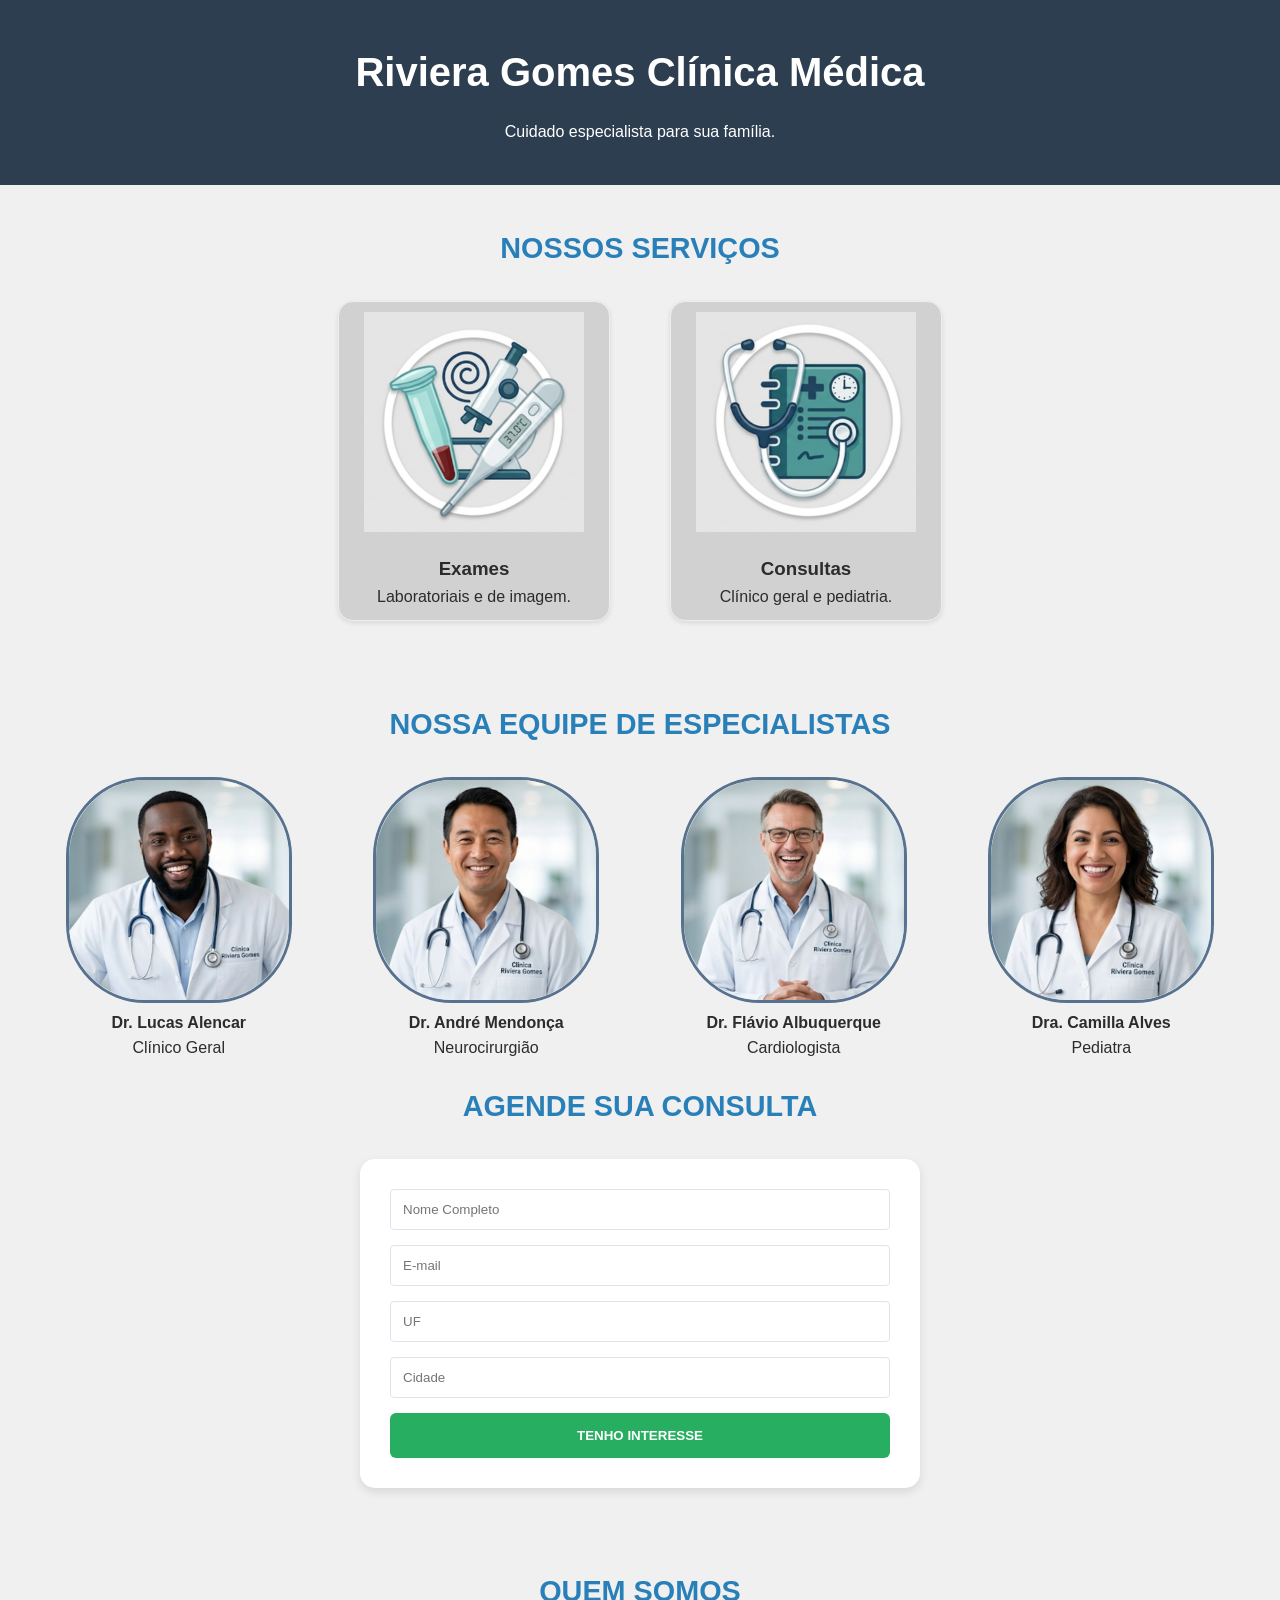
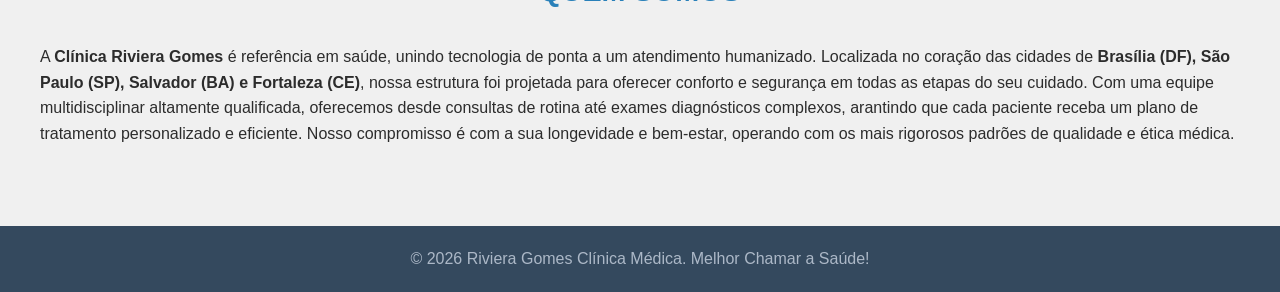
<file: index.html>
<!DOCTYPE html>
<html lang="pt-br">
<head>
    <meta charset="UTF-8">
    <meta name="viewport" content="width=device-width, initial-scale=1.0">
    <title>Riviera Gomes Clínica Médica</title>
    <link rel="stylesheet" href="/style.css">
</head>

<body>
    <header>
        <h1>Riviera Gomes Clínica Médica</h1>
        <p>Cuidado especialista para sua família.</p>
    </header>
    <main>
        <section id="servicos">
            <h2>Nossos Serviços</h2>
            <div class="servicos-container">
                <div class="card">
                    <img src="/assets/Exames.png" alt="Ícone de Exames">
                    <h3>Exames</h3>
                    <p>Laboratoriais e de imagem.</p>
                </div>
                <div class="card">
                    <img src="/assets/Consultas.png" alt="Ícone de Consulta">
                    <h3>Consultas</h3>
                    <p>Clínico geral e pediatria.</p>
                </div>
            </div>
        </section>
        <section id="medicos">
            <h2>Nossa Equipe de Especialistas</h2>
            <div class="equipe-grid">
                <div class="membro">
                    <img src="/assets/dr. Lucas.png" alt="Dr. Lucas">
                    <h4>Dr. Lucas Alencar </h4>
                    <p>Clínico Geral</p>
                </div>
                <div class="membro">
                    <img src="/assets/dr. Andre.png" alt="Dr. André">
                    <h4>Dr. André Mendonça</h4>
                    <p>Neurocirurgião</p>
                </div>
                <div class="membro">
                    <img src="/assets/dr. Flavio.png" alt="Dr. Flávio">
                    <h4>Dr. Flávio Albuquerque </h4>
                    <p>Cardiologista</p>
                </div>
                <div class="membro">
                    <img src="/assets/dra. Camilla.png" alt="Dra. Camilla">
                    <h4>Dra. Camilla Alves</h4>
                    <p>Pediatra</p>
                </div>
            </div>
        </section>
        <section id="consulta">
            <h2>Agende sua Consulta</h2>
            <form>
                <input type="text" placeholder="Nome Completo" required>
                <input type="email" placeholder="E-mail" required>
                <input type="text" placeholder="UF">
                <input type="text" placeholder="Cidade">
                <button type="button">Tenho Interesse</button>
            </form>
        </section>
        <section id=""sobre>
           <div class="sobre-conteiner">   
                <h2>Quem somos</h2>
                <p>A <strong>Clínica Riviera Gomes</strong> é referência em saúde, unindo tecnologia de ponta a um atendimento humanizado. 
                Localizada no coração das cidades de<strong> Brasília (DF), São Paulo (SP), Salvador (BA) e Fortaleza (CE)</strong>, 
                nossa estrutura foi projetada para oferecer conforto e segurança em todas as etapas do seu cuidado. Com uma equipe 
                multidisciplinar altamente qualificada, oferecemos desde consultas de rotina até exames diagnósticos complexos, 
                arantindo que cada paciente receba um plano de tratamento personalizado e eficiente. Nosso compromisso é com a sua 
                longevidade e bem-estar, operando com os mais rigorosos padrões de qualidade e ética médica.
                </p>
             </div>
         </section>
    </main>
    <footer>
        <p>&copy; 2026 Riviera Gomes Clínica Médica. Melhor Chamar a Saúde!</p>
    </footer>
    <script src="/app.js"></script>
</body>
</html>
</file>
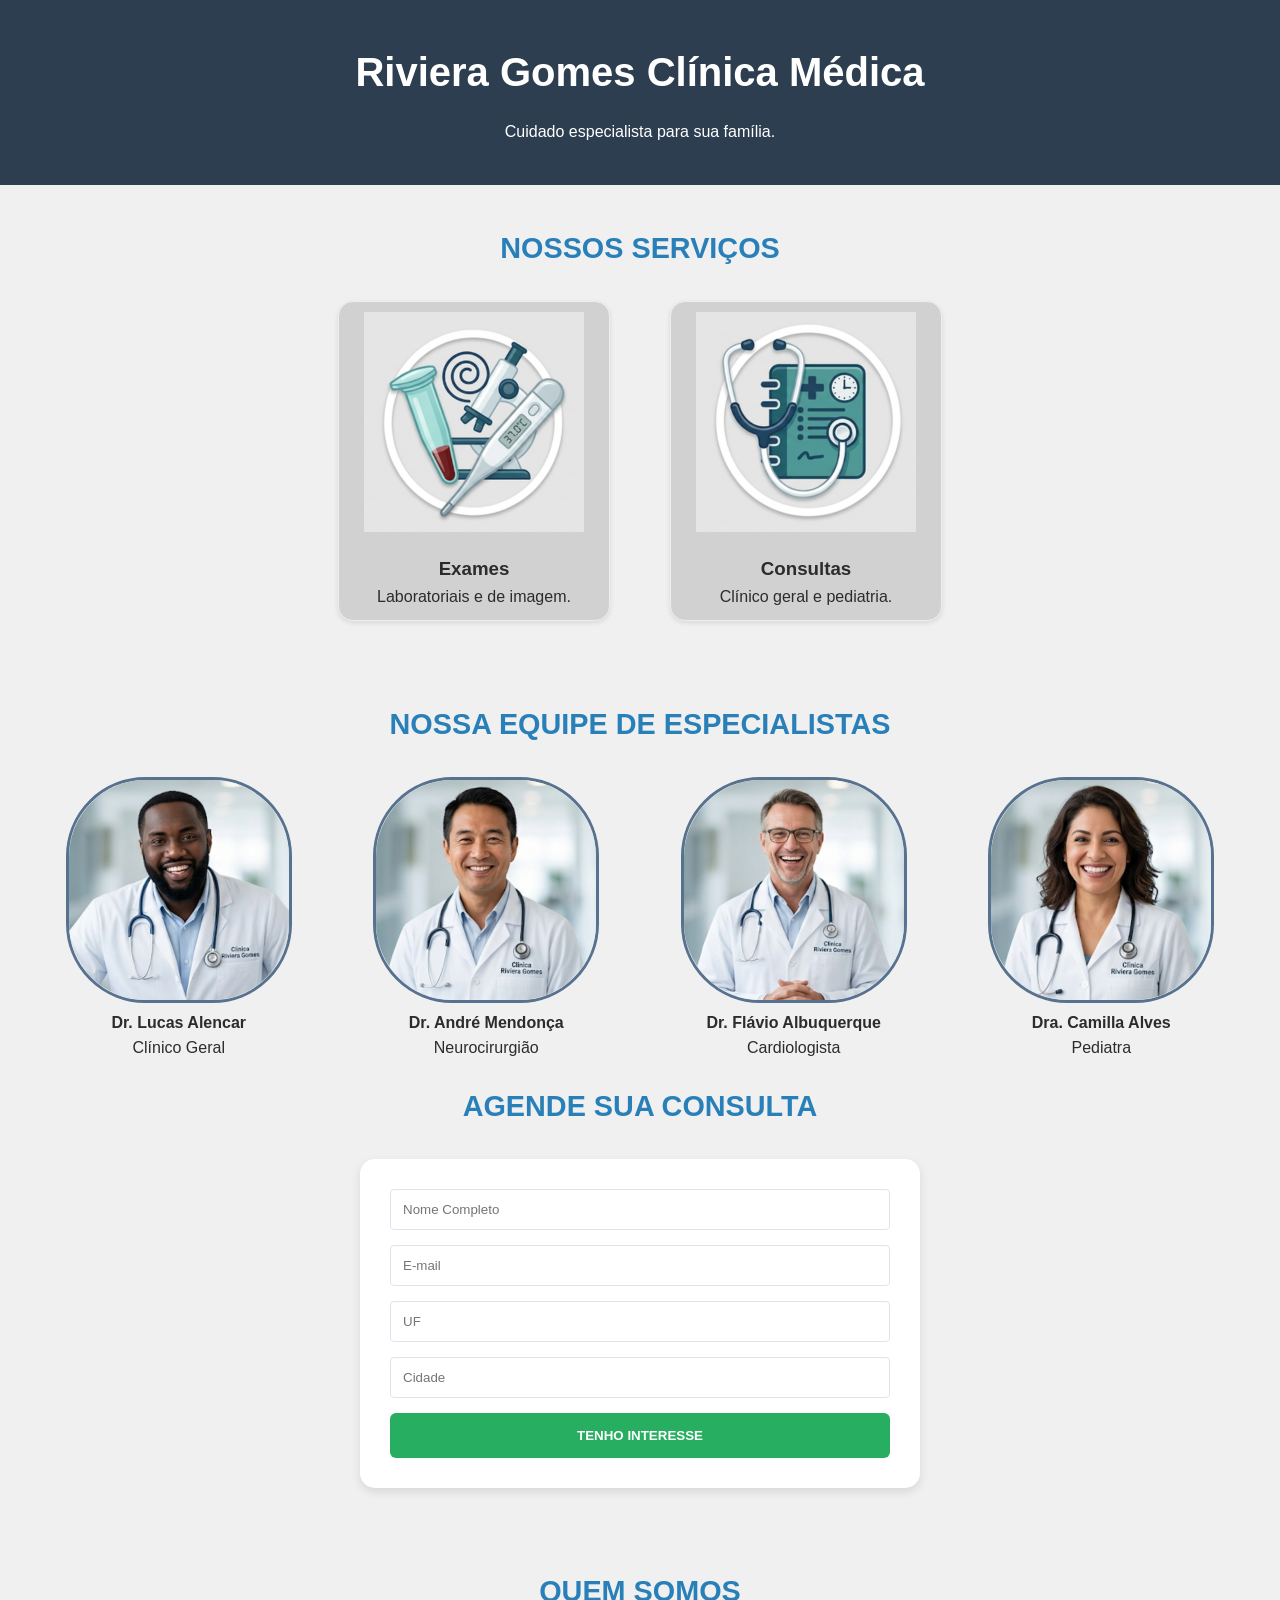
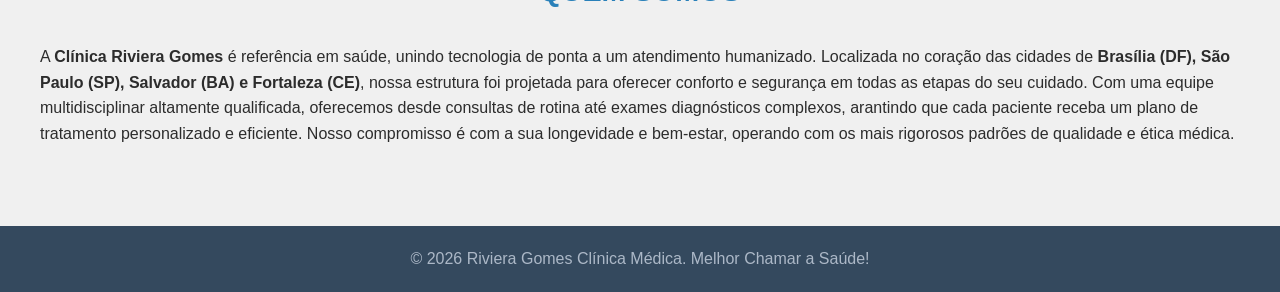
<file: html/index.html>
<!DOCTYPE html>
<html lang="pt-br">
<head>
    <meta charset="UTF-8">
    <meta name="viewport" content="width=device-width, initial-scale=1.0">
    <title>Riviera Gomes Clínica Médica</title>
    <link rel="stylesheet" href="/style.css">
</head>
<body>
    <header>
        <h1>Riviera Gomes Clínica Médica</h1>
        <p>Cuidado especialista para sua família.</p>
    </header>
    <main>
        <section id="servicos">
            <h2>Nossos Serviços</h2>
            <div class="servicos-container">
                <div class="card">
                    <img src="/assets/Exames.png" alt="Ícone de Exames">
                    <h3>Exames</h3>
                    <p>Laboratoriais e de imagem.</p>
                </div>
                <div class="card">
                    <img src="/assets/Consultas.png" alt="Ícone de Consulta">
                    <h3>Consultas</h3>
                    <p>Clínico geral e pediatria.</p>
                </div>
            </div>
        </section>
        <section id="medicos">
            <h2>Nossa Equipe de Especialistas</h2>
            <div class="equipe-grid">
                <div class="membro">
                    <img src="/assets/dr. Lucas.png" alt="Dr. Lucas">
                    <h4>Dr. Lucas Alencar </h4>
                    <p>Clínico Geral</p>
                </div>
                <div class="membro">
                    <img src="/assets/dr. Andre.png" alt="Dr. André">
                    <h4>Dr. André Mendonça</h4>
                    <p>Neurocirurgião</p>
                </div>
                <div class="membro">
                    <img src="/assets/dr. Flavio.png" alt="Dr. Flávio">
                    <h4>Dr. Flávio Albuquerque </h4>
                    <p>Cardiologista</p>
                </div>
                <div class="membro">
                    <img src="/assets/dra. Camilla.png" alt="Dra. Camilla">
                    <h4>Dra. Camilla Alves</h4>
                    <p>Pediatra</p>
                </div>
            </div>
        </section>
        <section id="consulta">
            <h2>Agende sua Consulta</h2>
            <form>
                <input type="text" placeholder="Nome Completo" required>
                <input type="email" placeholder="E-mail" required>
                <input type="text" placeholder="UF">
                <input type="text" placeholder="Cidade">
                <button type="button">Tenho Interesse</button>
            </form>
        </section>
        <section id=""sobre>
           <div class="sobre-conteiner">   
                <h2>Quem somos</h2>
                <p>A <strong>Clínica Riviera Gomes</strong> é referência em saúde, unindo tecnologia de ponta a um atendimento humanizado. 
                Localizada no coração das cidades de<strong> Brasília (DF), São Paulo (SP), Salvador (BA) e Fortaleza (CE)</strong>, 
                nossa estrutura foi projetada para oferecer conforto e segurança em todas as etapas do seu cuidado. Com uma equipe 
                multidisciplinar altamente qualificada, oferecemos desde consultas de rotina até exames diagnósticos complexos, 
                arantindo que cada paciente receba um plano de tratamento personalizado e eficiente. Nosso compromisso é com a sua 
                longevidade e bem-estar, operando com os mais rigorosos padrões de qualidade e ética médica.
                </p>
             </div>
         </section>
    </main>
    <footer>
        <p>&copy; 2026 Riviera Gomes Clínica Médica. Melhor Chamar a Saúde!</p>
    </footer>
    <script src="/app.js"></script>
</body>
</html>
</file>
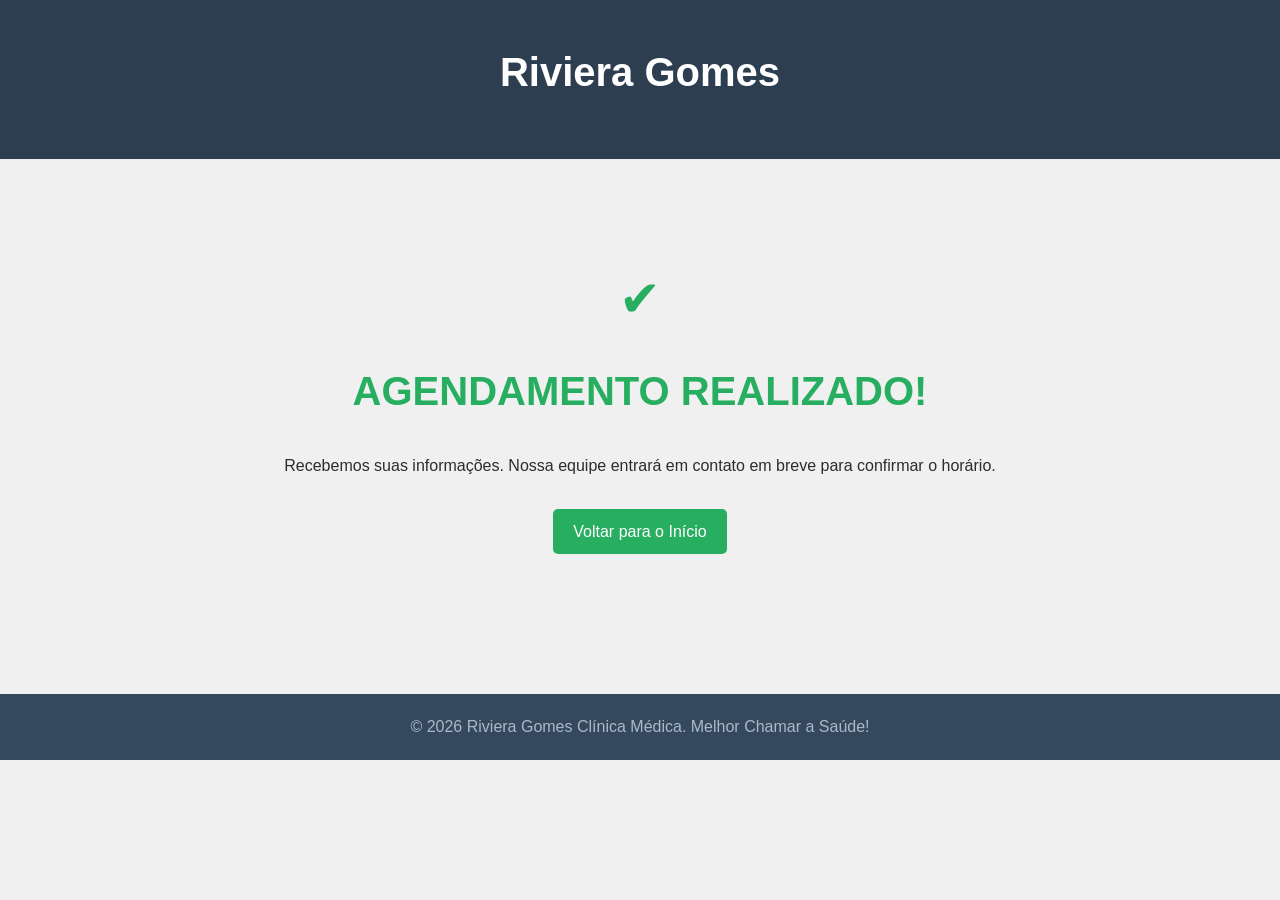
<file: concluido.html>
<!DOCTYPE html>
<html lang="pt-br">
<head>
    <meta charset="UTF-8">
    <meta name="viewport" content="width=device-width, initial-scale=1.0">
    <title>Agendamento Concluído - Riviera Gomes</title>
    <link rel="stylesheet" href="/style.css"> <style>
        h2 {
            text-align: center;
            color: #27ae60;
            margin-bottom: 30px;
            text-transform: uppercase;
            font-size: 2.5em;
        }
        .sucesso-container {
            text-align: center;
            padding: 100px 20px;
        }
        .icone-sucesso {
            font-size: 50px;
            color: #27ae60;
            margin-bottom: 20px;
        }
        .btn-voltar {
            display: inline-block;
            margin-top: 30px;
            padding: 10px 20px;
            background-color: #27ae60;
            color: white;
            text-decoration: none;
            border-radius: 5px;
        }
    </style>
</head>
<body>
    <header>
        <h1>Riviera Gomes</h1>
    </header>
    <main class="sucesso-container">
        <div class="icone-sucesso">✔</div>
        <h2>Agendamento Realizado!</h2>
        <p>Recebemos suas informações. Nossa equipe entrará em contato em breve para confirmar o horário.</p>
        <a href="index.html" class="btn-voltar">Voltar para o Início</a>
    </main>
    <footer>
        <p>&copy; 2026 Riviera Gomes Clínica Médica. Melhor Chamar a Saúde!</p>
    </footer>
</body>
</html>
</file>
<file: style.css>
body, h1, h2, h3, h4, p, ul {
    margin: 0;
    padding: 0;
}

body {
    font-family: 'Segoe UI', Tahoma, Geneva, Verdana, sans-serif;
    line-height: 1.6;
    color: #2c2c2c;
    background-color: #f0f0f0;
}

header {
    background-color: #2c3e50; 
    color: white;
    text-align: center;
    padding: 40px 20px;
}

header h1 {
    font-size: 2.5em;
    margin-bottom: 15px;
}

section {
    padding: 40px 20px;
    max-width: 1200px;
    margin: 0 auto;
}

h2 {
    text-align: center;
    color: #2980b9;
    margin-bottom: 30px;
    text-transform: uppercase;
    font-size: 1.8em;
}

.servicos-container {
    display: flex;
    justify-content: center;
    gap: 60px;
    flex-wrap: wrap;
}

.card {
    background: rgb(209, 209, 209);
    border: 1px solid #eee;
    border-radius: 15px;
    padding: 10px;
    width: 250px;
    text-align: center;
    box-shadow: 0 2px 5px rgba(0,0,0,0.1);
}

.card img {
    margin-bottom: 15px;
}

.equipe-grid {
    display: grid;
    grid-template-columns: repeat(auto-fit, minmax(220px, 1fr));
    gap: 30px;
    justify-items: center;
}

.membro {
    background: rgb(233, 233, 233);
    border-radius: 35%;
    width: 220px;
    height: 220px;
    display: flex;
    flex-direction: column;
    justify-content: column;
    align-items: center;
    border: 3px solid #57728f;
    transition: transform 0.3s ease;
}

.membro:hover {
    transform: scale(1.15);
}

.membro img {
    border-radius: 35%;
    margin-bottom: 10px;
}

form {
    max-width: 500px;
    margin: 0 auto;
    background: white;
    padding: 30px;
    border-radius: 15px;
    box-shadow: 0 4px 10px rgba(0,0,0,0.1);
    display: flex;
    flex-direction: column;
    gap: 15px;
}

form input {
    padding: 12px;
    border: 1px solid #dee4ec;
    border-radius: 4px;
}

button {
    background-color: #27ae60;
    color: white;
    padding: 15px;
    border: none;
    border-radius: 6px;
    font-weight: bold;
    cursor: pointer;
    text-transform: uppercase;
}

button:hover {
    background-color: #2ecc71;
}

footer {
    background-color: #34495e;
    color: rgb(172, 184, 199);
    text-align: center;
    padding: 20px;
    margin-top: 40px;
}
</file>
